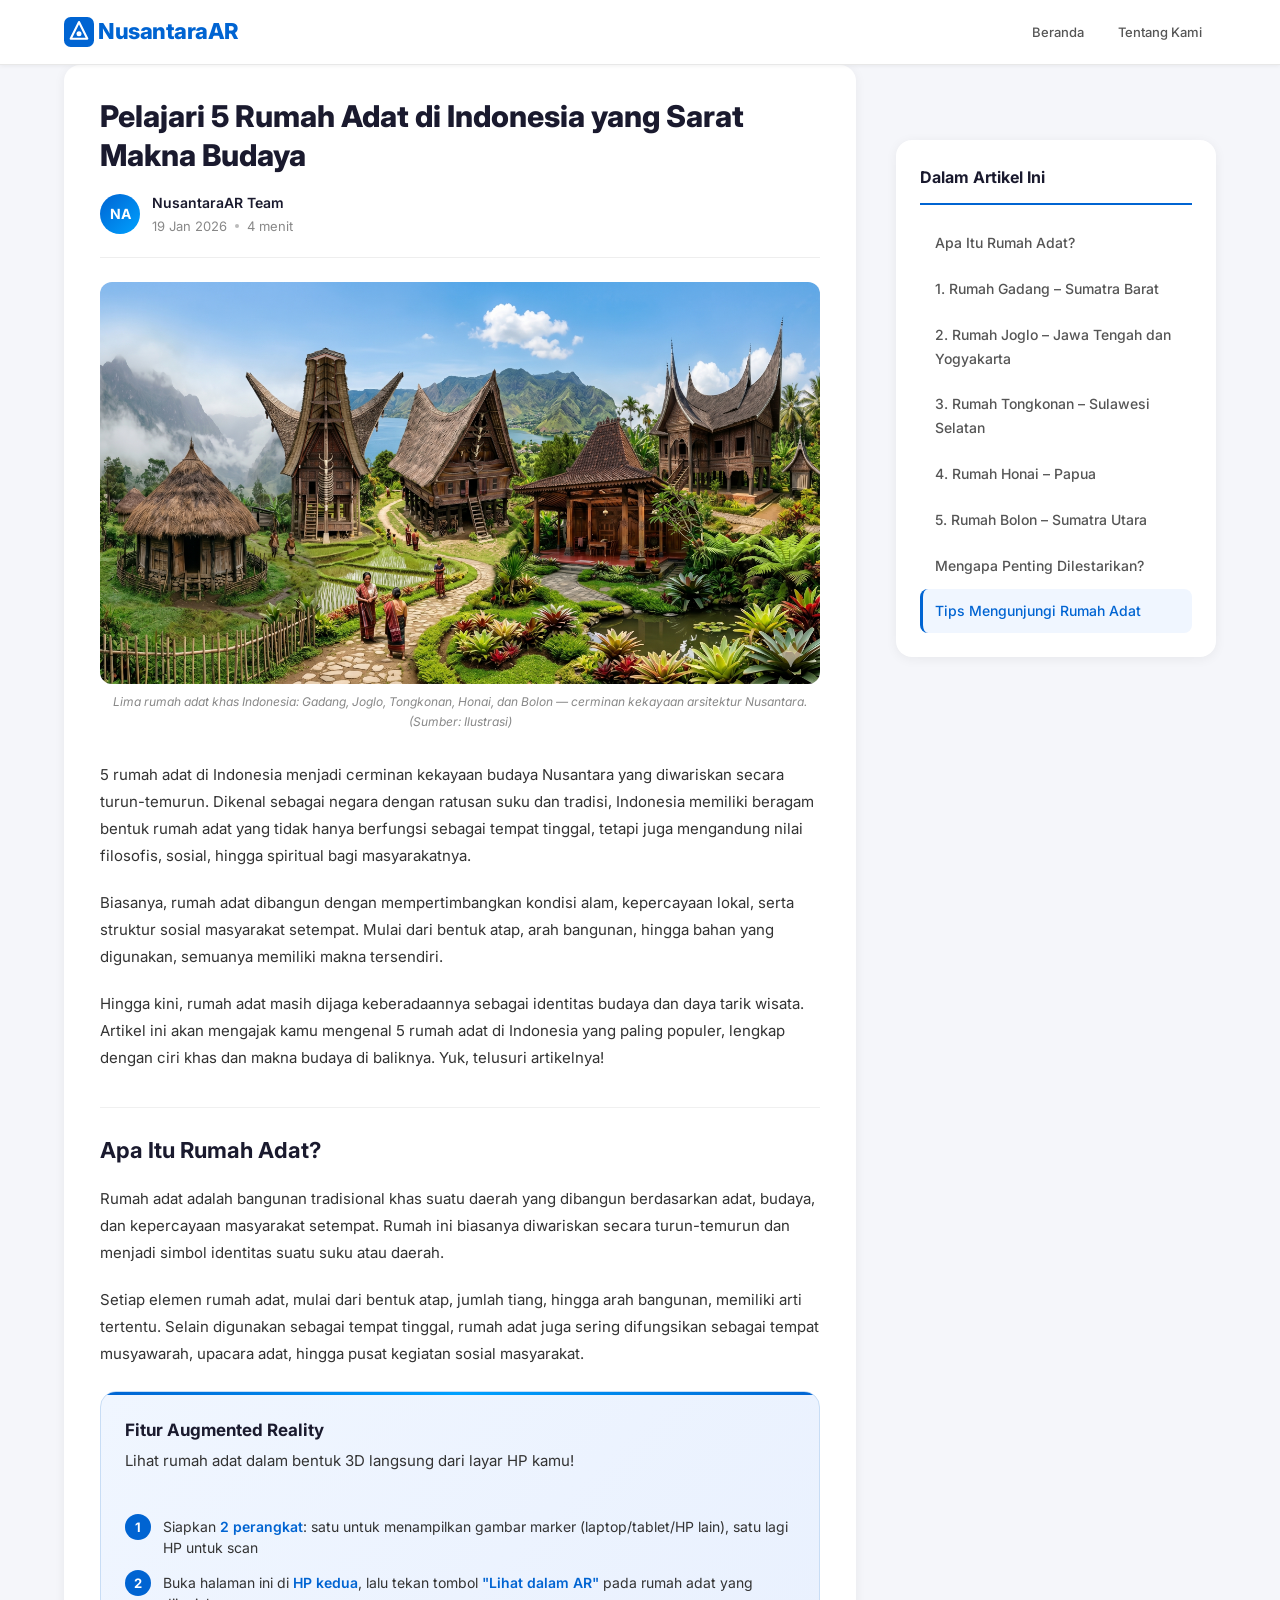
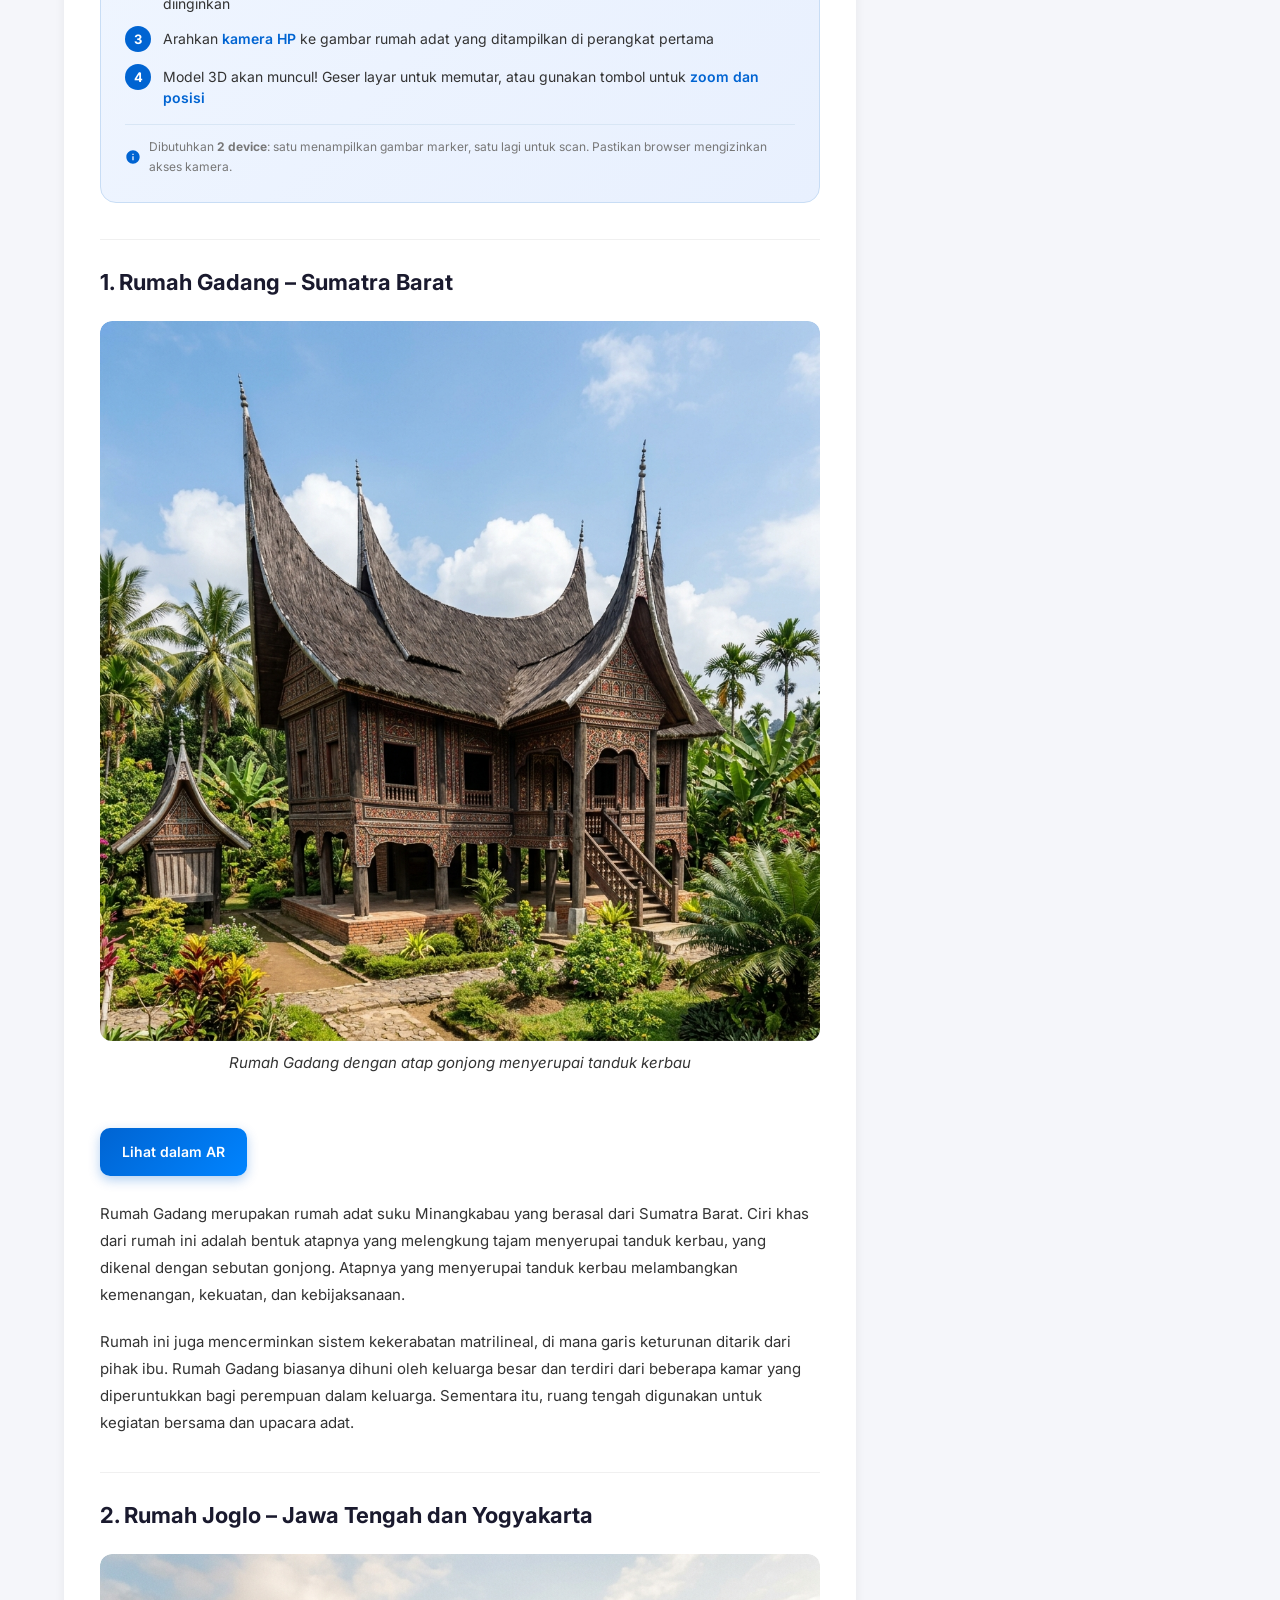
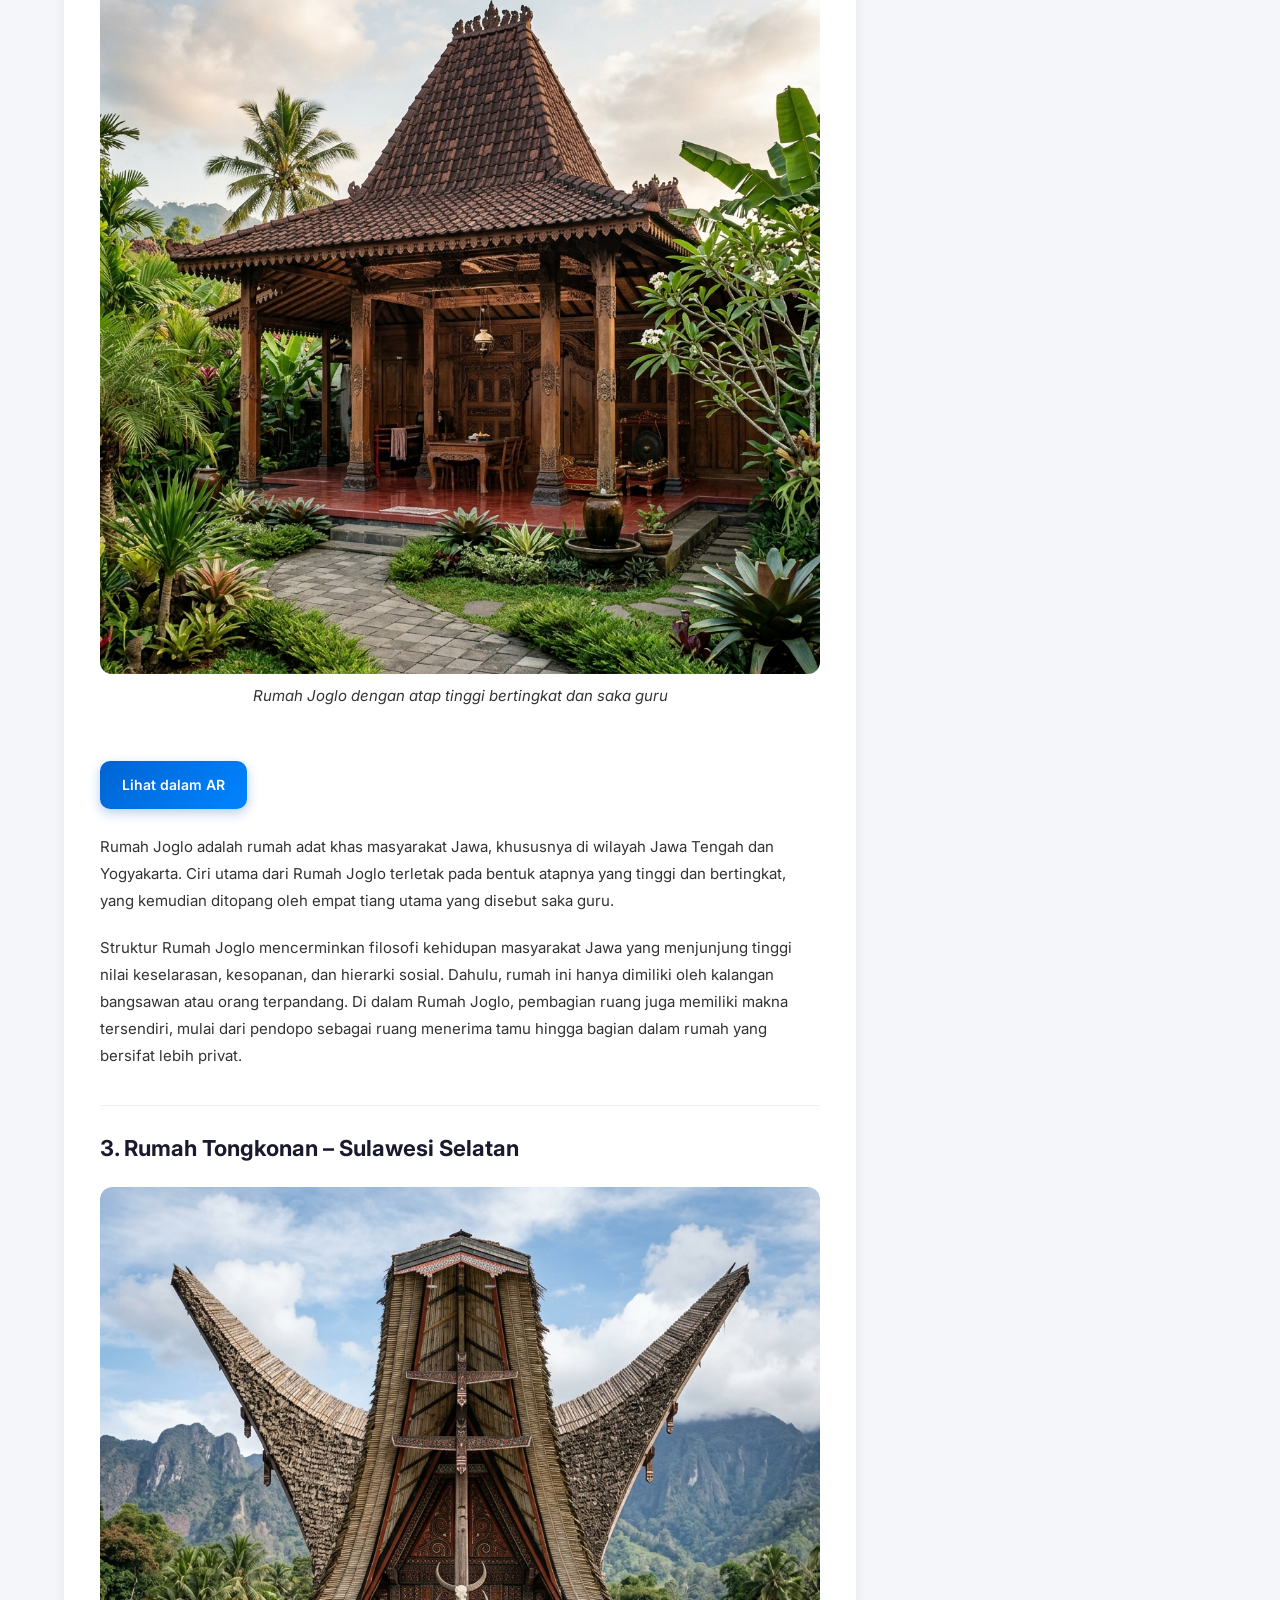
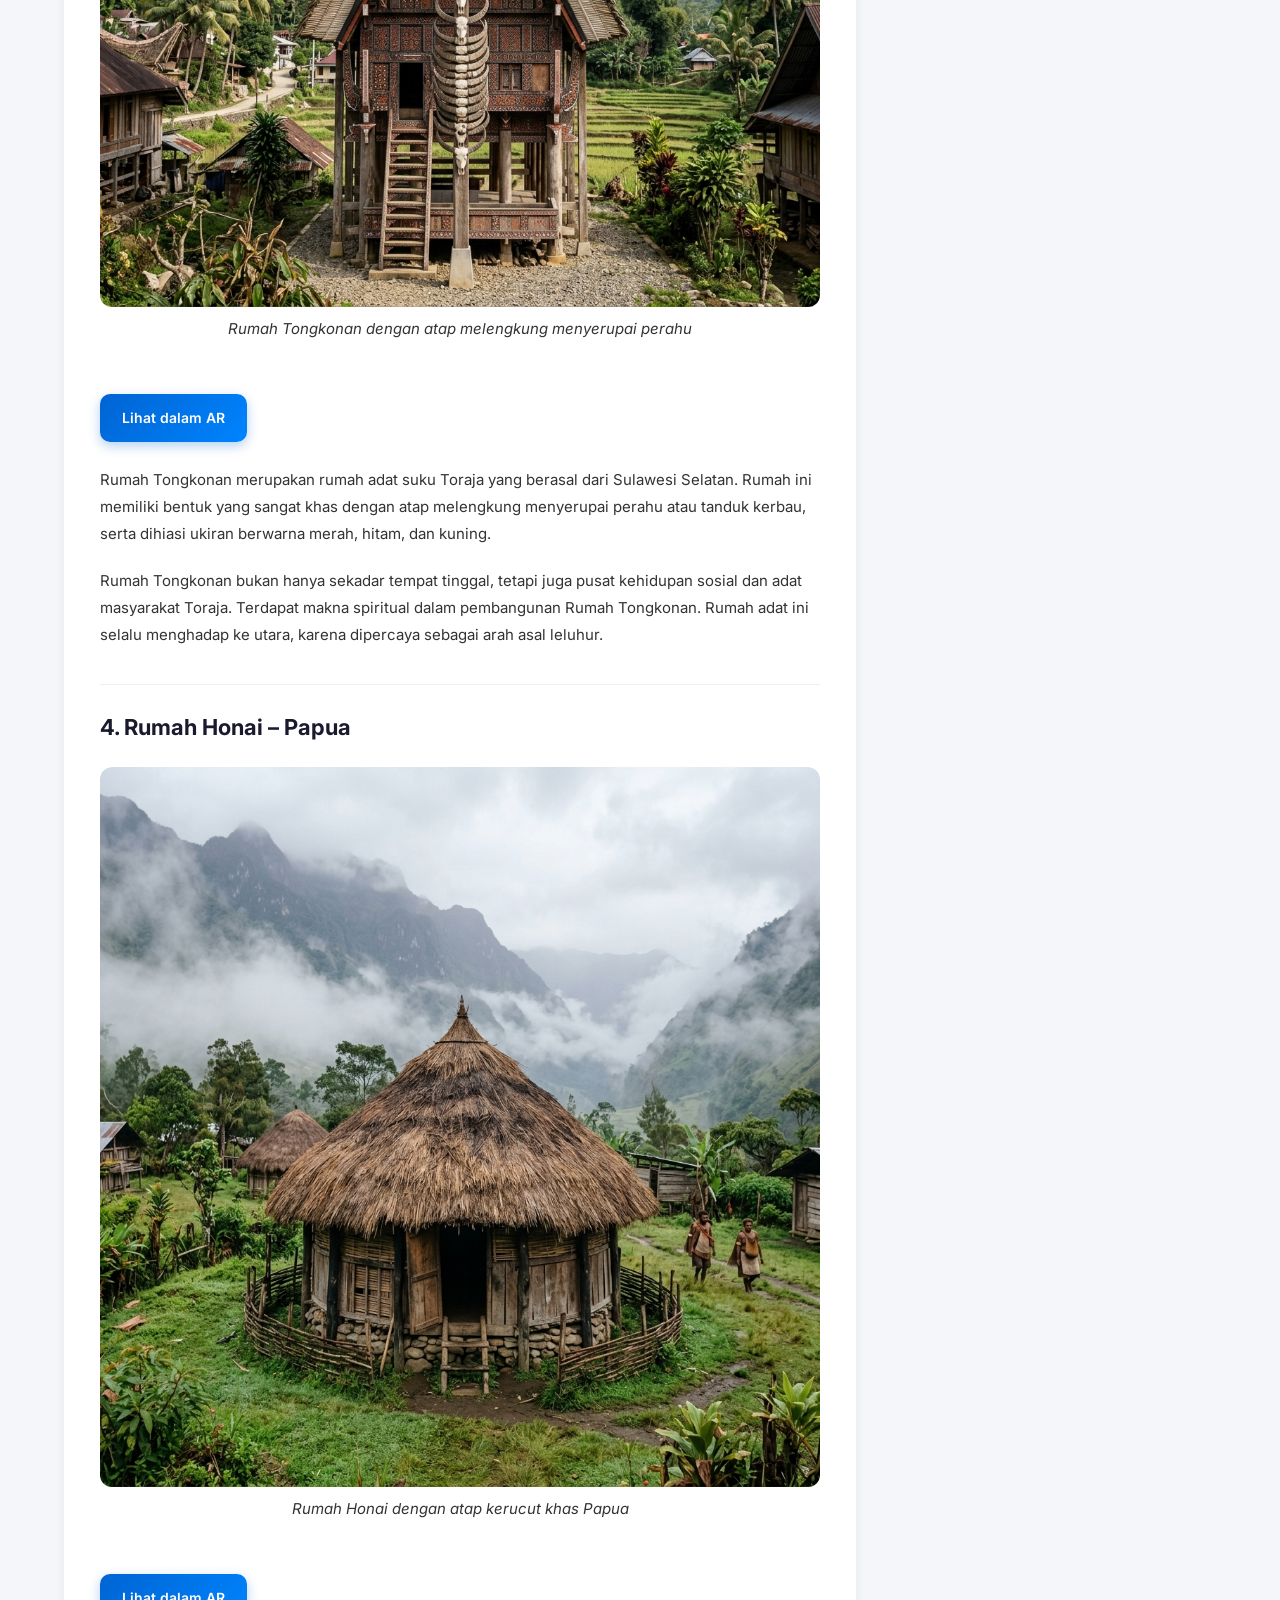
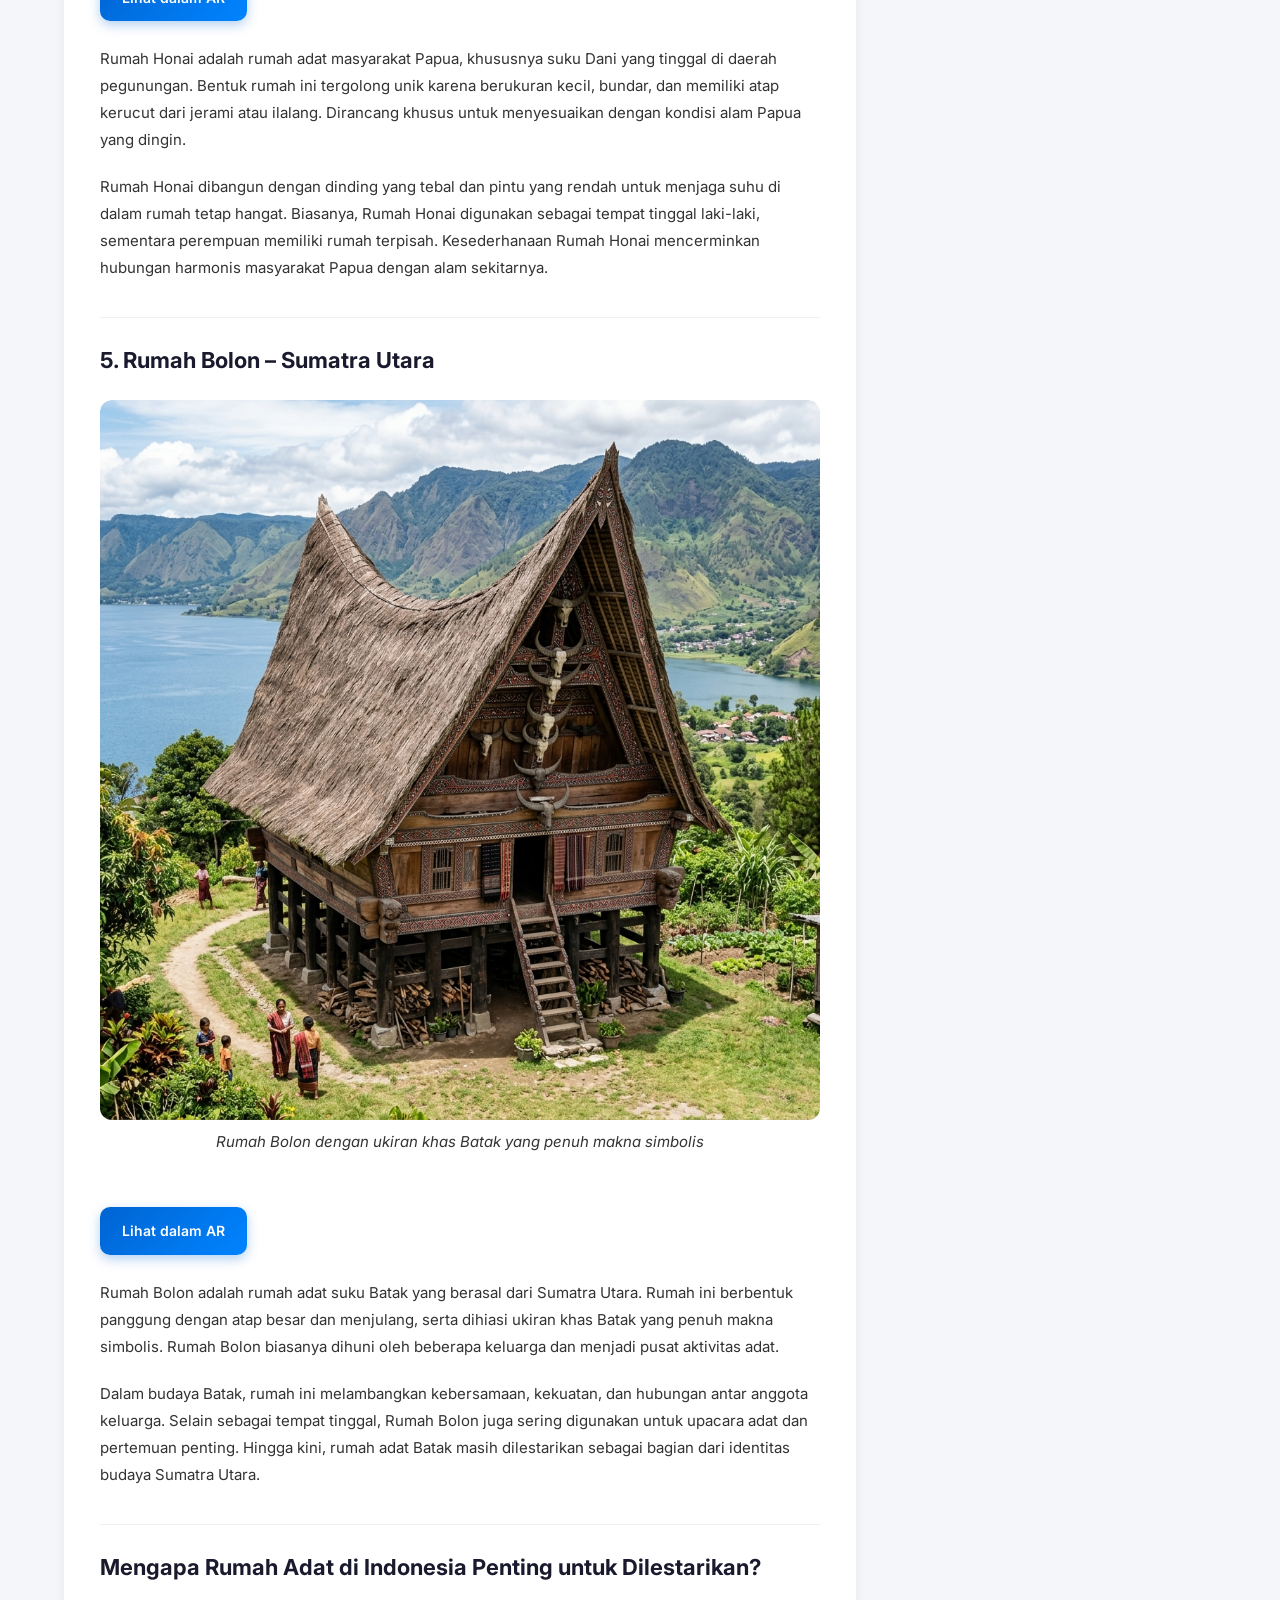
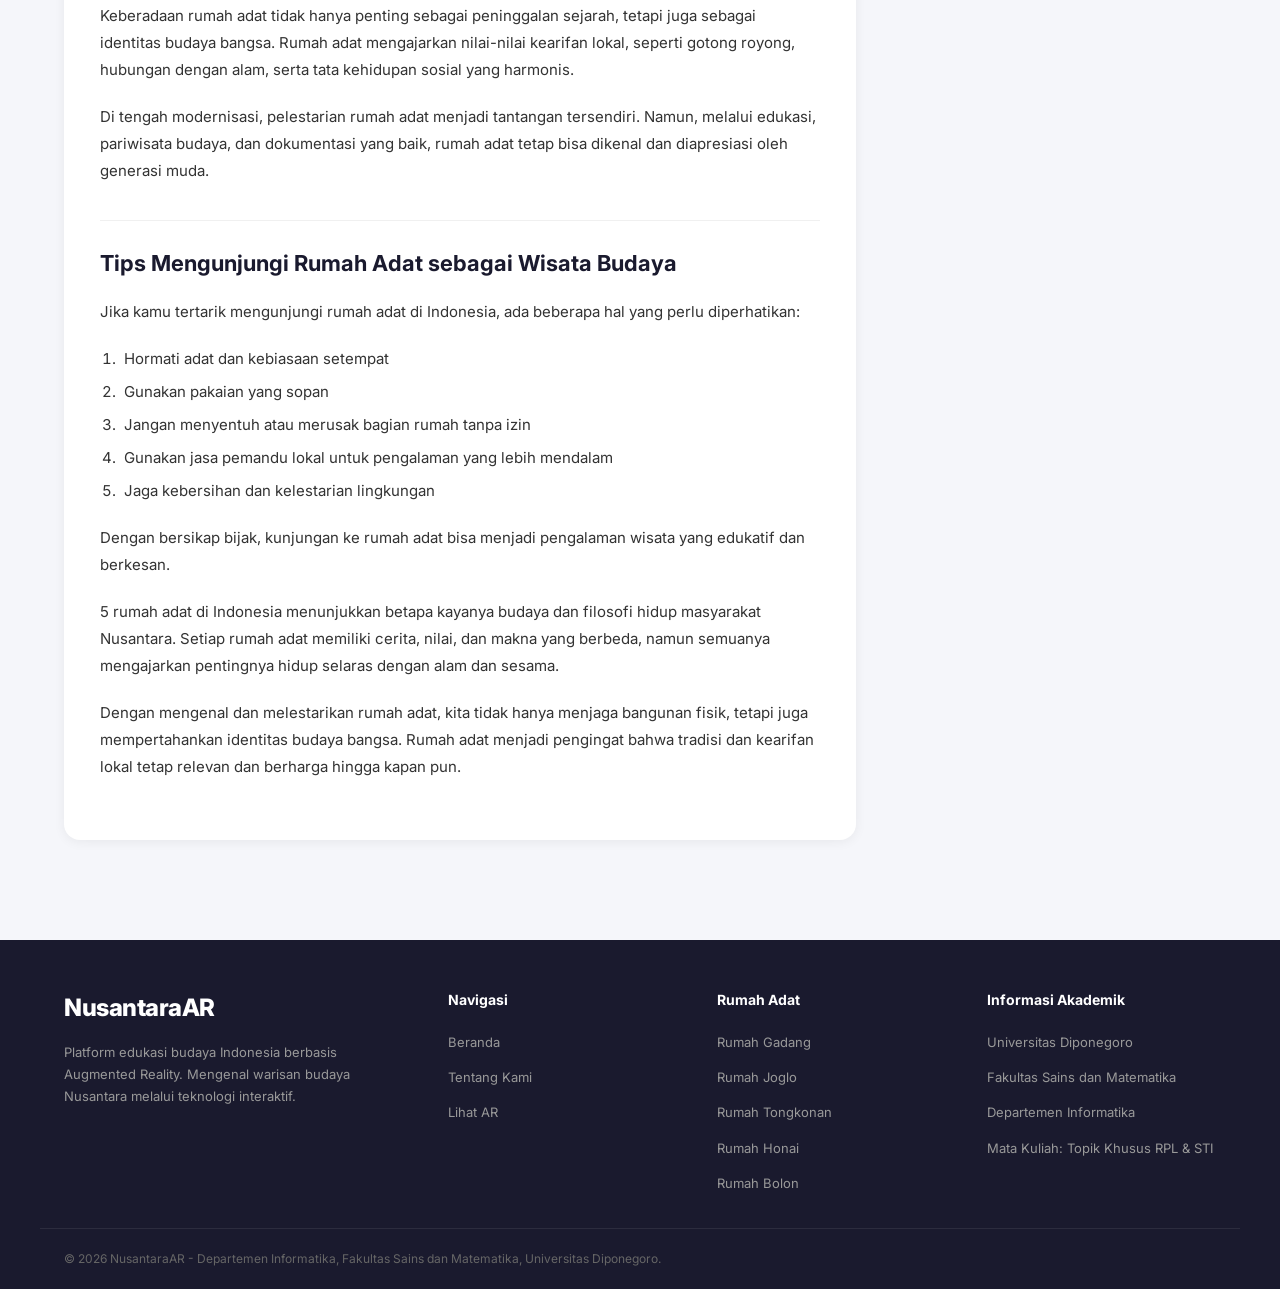
<file: index.html>
<!DOCTYPE html>
<html lang="id">

<head>
  <meta charset="UTF-8">
  <meta name="viewport" content="width=device-width, initial-scale=1.0">
  <meta name="description"
    content="Pelajari 5 rumah adat di Indonesia lengkap dengan ciri khas arsitektur, fungsi, dan nilai filosofisnya di sini.">
  <title>5 Rumah Adat di Indonesia Beserta Makna dan Ciri Khasnya | NusantaraAR</title>
  <link rel="stylesheet" href="styles.css">
  <link rel="icon"
    href="data:image/svg+xml,<svg xmlns='http://www.w3.org/2000/svg' viewBox='0 0 36 36'><rect width='36' height='36' rx='8' fill='%230064d2'/><path d='M8 26 L18 6 L28 26 Z' fill='none' stroke='white' stroke-width='2.5' stroke-linejoin='round'/><circle cx='18' cy='20' r='3' fill='white'/></svg>">
</head>

<body>

  <!-- ===== Top Header ===== -->
  <header class="top-header" id="top-header">
    <div class="top-header-inner">
      <a href="#" class="logo" id="logo">
        <svg viewBox="0 0 36 36" fill="none" xmlns="http://www.w3.org/2000/svg" height="28" width="28">
          <rect width="36" height="36" rx="8" fill="#0064d2" />
          <path d="M8 26 L18 6 L28 26 Z" fill="none" stroke="#fff" stroke-width="2.5" stroke-linejoin="round" />
          <circle cx="18" cy="20" r="3" fill="#fff" />
        </svg>
        <span class="logo-text">NusantaraAR</span>
      </a>
      <div class="header-right">
        <a href="#" class="header-link" id="link-beranda">Beranda</a>
        <a href="about.html" class="header-link" id="link-tentang">Tentang Kami</a>
      </div>
    </div>
  </header>

  <!-- ===== Main Content ===== -->
  <div class="main-container">

    <!-- Article -->
    <article class="article" id="article">

      <!-- Article Header -->
      <div class="article-header">
        <h1 class="article-title" id="article-title">Pelajari 5 Rumah Adat di Indonesia yang Sarat Makna Budaya</h1>
        <div class="article-meta">
          <div class="meta-left">
            <div class="author-avatar" id="author-avatar">NA</div>
            <div class="author-info">
              <span class="author-name">NusantaraAR Team</span>
              <div class="meta-details">
                <span>19 Jan 2026</span>
                <span class="dot"></span>
                <span>4 menit</span>
              </div>
            </div>
          </div>
        </div>
      </div>

      <!-- Hero Image -->
      <div class="hero-image" id="hero-image">
        <img src="images/hero.png" alt="Lima rumah adat Indonesia - Gadang, Joglo, Tongkonan, Honai, dan Bolon"
          loading="eager">
        <p class="image-caption">Lima rumah adat khas Indonesia: Gadang, Joglo, Tongkonan, Honai, dan Bolon — cerminan
          kekayaan arsitektur Nusantara. (Sumber: Ilustrasi)</p>
      </div>

      <!-- Article Body -->
      <div class="article-body" id="article-body">

        <p>
          5 rumah adat di Indonesia menjadi cerminan kekayaan budaya Nusantara yang diwariskan secara
          turun-temurun. Dikenal sebagai negara dengan ratusan suku dan tradisi, Indonesia memiliki beragam bentuk rumah
          adat yang tidak hanya berfungsi sebagai tempat tinggal, tetapi juga mengandung nilai filosofis, sosial, hingga
          spiritual bagi masyarakatnya.
        </p>
        <p>
          Biasanya, rumah adat dibangun dengan mempertimbangkan kondisi alam, kepercayaan lokal, serta struktur sosial
          masyarakat setempat. Mulai dari bentuk atap, arah bangunan, hingga bahan yang digunakan, semuanya memiliki
          makna tersendiri.
        </p>
        <p>
          Hingga kini, rumah adat masih dijaga keberadaannya sebagai identitas budaya dan daya tarik wisata. Artikel ini
          akan mengajak kamu mengenal 5 rumah adat di Indonesia yang paling populer, lengkap dengan ciri khas dan makna
          budaya di baliknya. Yuk, telusuri artikelnya!
        </p>

        <!-- Section: Apa Itu Rumah Adat -->
        <h2 id="section-apa-itu">Apa Itu Rumah Adat?</h2>
        <p>
          Rumah adat adalah bangunan tradisional khas suatu daerah yang dibangun berdasarkan adat, budaya, dan
          kepercayaan masyarakat setempat. Rumah ini biasanya diwariskan secara turun-temurun dan menjadi simbol
          identitas suatu suku atau daerah.
        </p>
        <p>
          Setiap elemen rumah adat, mulai dari bentuk atap, jumlah tiang, hingga arah bangunan, memiliki arti tertentu.
          Selain digunakan sebagai tempat tinggal, rumah adat juga sering difungsikan sebagai tempat musyawarah, upacara
          adat, hingga pusat kegiatan sosial masyarakat.
        </p>

        <!-- AR Guide Card -->
        <div class="ar-guide-card" id="ar-guide-card">
          <div class="ar-guide-header">
            <div>
              <div class="ar-guide-title">Fitur Augmented Reality</div>
              <p class="ar-guide-subtitle">Lihat rumah adat dalam bentuk 3D langsung dari layar HP kamu!</p>
            </div>
          </div>
          <div class="ar-guide-steps">
            <div class="ar-guide-step">
              <div class="ar-guide-step-num">1</div>
              <div class="ar-guide-step-text">Siapkan <strong>2 perangkat</strong>: satu untuk menampilkan gambar marker
                (laptop/tablet/HP lain), satu lagi HP untuk scan</div>
            </div>
            <div class="ar-guide-step">
              <div class="ar-guide-step-num">2</div>
              <div class="ar-guide-step-text">Buka halaman ini di <strong>HP kedua</strong>, lalu tekan tombol
                <strong>"Lihat dalam AR"</strong> pada rumah adat yang diinginkan</div>
            </div>
            <div class="ar-guide-step">
              <div class="ar-guide-step-num">3</div>
              <div class="ar-guide-step-text">Arahkan <strong>kamera HP</strong> ke gambar rumah adat yang ditampilkan
                di perangkat pertama</div>
            </div>
            <div class="ar-guide-step">
              <div class="ar-guide-step-num">4</div>
              <div class="ar-guide-step-text">Model 3D akan muncul! Geser layar untuk memutar, atau gunakan tombol untuk
                <strong>zoom dan posisi</strong></div>
            </div>
          </div>
          <div class="ar-guide-note">
            <svg width="16" height="16" viewBox="0 0 24 24" fill="currentColor">
              <path
                d="M12 2C6.48 2 2 6.48 2 12s4.48 10 10 10 10-4.48 10-10S17.52 2 12 2zm1 15h-2v-6h2v6zm0-8h-2V7h2v2z" />
            </svg>
            <span>Dibutuhkan <strong>2 device</strong>: satu menampilkan gambar marker, satu lagi untuk scan. Pastikan
              browser mengizinkan akses kamera.</span>
          </div>
        </div>

        <!-- Section 1: Rumah Gadang -->
        <h2 id="section-gadang">1. Rumah Gadang – Sumatra Barat</h2>
        <div class="section-image" id="img-gadang">
          <img src="images/rumah-gadang.png" alt="Rumah Gadang - Sumatra Barat" loading="lazy">
          <p class="image-caption">Rumah Gadang dengan atap gonjong menyerupai tanduk kerbau</p>
        </div>
        <div class="ar-button-wrapper">
          <a href="ar.html" class="btn-ar">Lihat dalam AR</a>
        </div>
        <p>
          Rumah Gadang merupakan rumah adat suku Minangkabau yang berasal dari Sumatra Barat. Ciri khas
          dari rumah ini adalah bentuk atapnya yang melengkung tajam menyerupai tanduk kerbau, yang dikenal dengan
          sebutan gonjong. Atapnya yang menyerupai tanduk kerbau melambangkan kemenangan, kekuatan, dan kebijaksanaan.
        </p>
        <p>
          Rumah ini juga mencerminkan sistem kekerabatan matrilineal, di mana garis keturunan ditarik dari pihak ibu.
          Rumah Gadang biasanya dihuni oleh keluarga besar dan terdiri dari beberapa kamar yang diperuntukkan bagi
          perempuan dalam keluarga. Sementara itu, ruang tengah digunakan untuk kegiatan bersama dan upacara adat.
        </p>

        <!-- Section 2: Rumah Joglo -->
        <h2 id="section-joglo">2. Rumah Joglo – Jawa Tengah dan Yogyakarta</h2>
        <div class="section-image" id="img-joglo">
          <img src="images/rumah-joglo.png" alt="Rumah Joglo - Jawa Tengah dan Yogyakarta" loading="lazy">
          <p class="image-caption">Rumah Joglo dengan atap tinggi bertingkat dan saka guru</p>
        </div>
        <div class="ar-button-wrapper">
          <a href="ar.html" class="btn-ar">Lihat dalam AR</a>
        </div>
        <p>
          Rumah Joglo adalah rumah adat khas masyarakat Jawa, khususnya di wilayah Jawa Tengah dan
          Yogyakarta. Ciri utama dari Rumah Joglo terletak pada bentuk atapnya yang tinggi dan
          bertingkat, yang kemudian ditopang oleh empat tiang utama yang disebut saka guru.
        </p>
        <p>
          Struktur Rumah Joglo mencerminkan filosofi kehidupan masyarakat Jawa yang menjunjung tinggi nilai keselarasan,
          kesopanan, dan hierarki sosial. Dahulu, rumah ini hanya dimiliki oleh kalangan bangsawan atau orang
          terpandang. Di dalam Rumah Joglo, pembagian ruang juga memiliki makna tersendiri, mulai dari pendopo sebagai
          ruang menerima tamu hingga bagian dalam rumah yang bersifat lebih privat.
        </p>

        <!-- Section 3: Rumah Tongkonan -->
        <h2 id="section-tongkonan">3. Rumah Tongkonan – Sulawesi Selatan</h2>
        <div class="section-image" id="img-tongkonan">
          <img src="images/rumah-tongkonan.png" alt="Rumah Tongkonan - Sulawesi Selatan" loading="lazy">
          <p class="image-caption">Rumah Tongkonan dengan atap melengkung menyerupai perahu</p>
        </div>
        <div class="ar-button-wrapper">
          <a href="ar.html" class="btn-ar">Lihat dalam AR</a>
        </div>
        <p>
          Rumah Tongkonan merupakan rumah adat suku Toraja yang berasal dari Sulawesi Selatan. Rumah ini
          memiliki bentuk yang sangat khas dengan atap melengkung menyerupai perahu atau tanduk kerbau, serta dihiasi
          ukiran berwarna merah, hitam, dan kuning.
        </p>
        <p>
          Rumah Tongkonan bukan hanya sekadar tempat tinggal, tetapi juga pusat kehidupan sosial dan adat masyarakat
          Toraja. Terdapat makna spiritual dalam pembangunan Rumah Tongkonan. Rumah adat ini selalu menghadap ke utara,
          karena dipercaya sebagai arah asal leluhur.
        </p>

        <!-- Section 4: Rumah Honai -->
        <h2 id="section-honai">4. Rumah Honai – Papua</h2>
        <div class="section-image" id="img-honai">
          <img src="images/rumah-honai.png" alt="Rumah Honai - Papua" loading="lazy">
          <p class="image-caption">Rumah Honai dengan atap kerucut khas Papua</p>
        </div>
        <div class="ar-button-wrapper">
          <a href="ar.html" class="btn-ar">Lihat dalam AR</a>
        </div>
        <p>
          Rumah Honai adalah rumah adat masyarakat Papua, khususnya suku Dani yang tinggal di daerah
          pegunungan. Bentuk rumah ini tergolong unik karena berukuran kecil, bundar, dan memiliki atap kerucut dari
          jerami atau ilalang. Dirancang khusus untuk menyesuaikan dengan kondisi alam Papua yang dingin.
        </p>
        <p>
          Rumah Honai dibangun dengan dinding yang tebal dan pintu yang rendah untuk menjaga suhu di dalam rumah tetap
          hangat. Biasanya, Rumah Honai digunakan sebagai tempat tinggal laki-laki, sementara perempuan memiliki rumah
          terpisah. Kesederhanaan Rumah Honai mencerminkan hubungan harmonis masyarakat Papua dengan alam sekitarnya.
        </p>

        <!-- Section 5: Rumah Bolon -->
        <h2 id="section-bolon">5. Rumah Bolon – Sumatra Utara</h2>
        <div class="section-image" id="img-bolon">
          <img src="images/rumah-bolon.png" alt="Rumah Bolon - Sumatra Utara" loading="lazy">
          <p class="image-caption">Rumah Bolon dengan ukiran khas Batak yang penuh makna simbolis</p>
        </div>
        <div class="ar-button-wrapper">
          <a href="ar.html" class="btn-ar">Lihat dalam AR</a>
        </div>
        <p>
          Rumah Bolon adalah rumah adat suku Batak yang berasal dari Sumatra Utara. Rumah ini berbentuk
          panggung dengan atap besar dan menjulang, serta dihiasi ukiran khas Batak yang penuh makna simbolis. Rumah
          Bolon biasanya dihuni oleh beberapa keluarga dan menjadi pusat aktivitas adat.
        </p>
        <p>
          Dalam budaya Batak, rumah ini melambangkan kebersamaan, kekuatan, dan hubungan antar anggota keluarga. Selain
          sebagai tempat tinggal, Rumah Bolon juga sering digunakan untuk upacara adat dan pertemuan penting. Hingga
          kini, rumah adat Batak masih dilestarikan sebagai bagian dari identitas budaya Sumatra Utara.
        </p>

        <!-- Section: Pelestarian -->
        <h2 id="section-pelestarian">Mengapa Rumah Adat di Indonesia Penting untuk Dilestarikan?</h2>
        <p>
          Keberadaan rumah adat tidak hanya penting sebagai peninggalan sejarah, tetapi juga sebagai identitas budaya
          bangsa. Rumah adat mengajarkan nilai-nilai kearifan lokal, seperti gotong royong, hubungan dengan alam, serta
          tata kehidupan sosial yang harmonis.
        </p>
        <p>
          Di tengah modernisasi, pelestarian rumah adat menjadi tantangan tersendiri. Namun, melalui edukasi, pariwisata
          budaya, dan dokumentasi yang baik, rumah adat tetap bisa dikenal dan diapresiasi oleh generasi muda.
        </p>

        <!-- Section: Tips -->
        <h2 id="section-tips">Tips Mengunjungi Rumah Adat sebagai Wisata Budaya</h2>
        <p>Jika kamu tertarik mengunjungi rumah adat di Indonesia, ada beberapa hal yang perlu diperhatikan:</p>
        <ol class="tips-list">
          <li>Hormati adat dan kebiasaan setempat</li>
          <li>Gunakan pakaian yang sopan</li>
          <li>Jangan menyentuh atau merusak bagian rumah tanpa izin</li>
          <li>Gunakan jasa pemandu lokal untuk pengalaman yang lebih mendalam</li>
          <li>Jaga kebersihan dan kelestarian lingkungan</li>
        </ol>
        <p>
          Dengan bersikap bijak, kunjungan ke rumah adat bisa menjadi pengalaman wisata yang edukatif dan berkesan.
        </p>
        <p>
          5 rumah adat di Indonesia menunjukkan betapa kayanya budaya dan filosofi hidup masyarakat Nusantara. Setiap
          rumah adat memiliki cerita, nilai, dan makna yang berbeda, namun semuanya mengajarkan pentingnya hidup selaras
          dengan alam dan sesama.
        </p>
        <p>
          Dengan mengenal dan melestarikan rumah adat, kita tidak hanya menjaga bangunan fisik, tetapi juga
          mempertahankan identitas budaya bangsa. Rumah adat menjadi pengingat bahwa tradisi dan kearifan lokal tetap
          relevan dan berharga hingga kapan pun.
        </p>

      </div>
    </article>

    <!-- Sidebar -->
    <aside class="sidebar" id="sidebar">
      <div class="toc-card">
        <h3 class="toc-title">Dalam Artikel Ini</h3>
        <nav class="toc-list" id="toc-list">
          <a href="#section-apa-itu">Apa Itu Rumah Adat?</a>
          <a href="#section-gadang">1. Rumah Gadang – Sumatra Barat</a>
          <a href="#section-joglo">2. Rumah Joglo – Jawa Tengah dan Yogyakarta</a>
          <a href="#section-tongkonan">3. Rumah Tongkonan – Sulawesi Selatan</a>
          <a href="#section-honai">4. Rumah Honai – Papua</a>
          <a href="#section-bolon">5. Rumah Bolon – Sumatra Utara</a>
          <a href="#section-pelestarian">Mengapa Penting Dilestarikan?</a>
          <a href="#section-tips">Tips Mengunjungi Rumah Adat</a>
        </nav>
      </div>
    </aside>

  </div>

  <!-- ===== Footer ===== -->
  <footer class="footer" id="footer">
    <div class="footer-top">
      <div class="footer-brand">
        <div class="logo-text">NusantaraAR</div>
        <p>Platform edukasi budaya Indonesia berbasis Augmented Reality. Mengenal warisan budaya Nusantara melalui
          teknologi interaktif.</p>
      </div>
      <div class="footer-col">
        <h4>Navigasi</h4>
        <ul>
          <li><a href="#">Beranda</a></li>
          <li><a href="about.html">Tentang Kami</a></li>
          <li><a href="ar.html">Lihat AR</a></li>
        </ul>
      </div>
      <div class="footer-col">
        <h4>Rumah Adat</h4>
        <ul>
          <li><a href="#section-gadang">Rumah Gadang</a></li>
          <li><a href="#section-joglo">Rumah Joglo</a></li>
          <li><a href="#section-tongkonan">Rumah Tongkonan</a></li>
          <li><a href="#section-honai">Rumah Honai</a></li>
          <li><a href="#section-bolon">Rumah Bolon</a></li>
        </ul>
      </div>
      <div class="footer-col">
        <h4>Informasi Akademik</h4>
        <ul>
          <li><span>Universitas Diponegoro</span></li>
          <li><span>Fakultas Sains dan Matematika</span></li>
          <li><span>Departemen Informatika</span></li>
          <li><span>Mata Kuliah: Topik Khusus RPL &amp; STI</span></li>
        </ul>
      </div>
    </div>
    <div class="footer-bottom">
      <p>&copy; 2026 NusantaraAR - Departemen Informatika, Fakultas Sains dan Matematika, Universitas Diponegoro.</p>
    </div>
  </footer>

  <style>
    /* AR Button */
    .btn-ar,
    .article-body .btn-ar,
    .article-body a.btn-ar {
      display: inline-flex;
      align-items: center;
      gap: 8px;
      margin-top: 12px;
      background: linear-gradient(135deg, #0064d2, #0084ff);
      color: #ffffff !important;
      padding: 12px 22px;
      border-radius: 10px;
      font-weight: 600;
      font-size: 14px;
      transition: all 0.3s ease;
      box-shadow: 0 4px 12px rgba(0, 100, 210, 0.3);
      text-decoration: none !important;
    }

    .btn-ar:hover,
    .article-body .btn-ar:hover,
    .article-body a.btn-ar:hover {
      background: linear-gradient(135deg, #004fa3, #0064d2);
      color: #ffffff !important;
      text-decoration: none !important;
      box-shadow: 0 6px 20px rgba(0, 100, 210, 0.4);
      transform: translateY(-2px);
    }

    .ar-button-wrapper {
      margin-bottom: 24px;
    }

    /* AR Guide Card */
    .ar-guide-card {
      background: linear-gradient(135deg, #f0f6ff 0%, #e8f0fe 100%);
      border: 1px solid #c8ddf5;
      border-radius: 16px;
      padding: 24px;
      margin: 24px 0 32px;
      position: relative;
      overflow: hidden;
    }

    .ar-guide-card::before {
      content: '';
      position: absolute;
      top: 0;
      left: 0;
      right: 0;
      height: 3px;
      background: linear-gradient(90deg, #0064d2, #00a1ff, #0064d2);
    }

    .ar-guide-header {
      display: flex;
      align-items: flex-start;
      gap: 14px;
      margin-bottom: 20px;
    }

    .ar-guide-icon {
      width: 44px;
      height: 44px;
      border-radius: 12px;
      background: linear-gradient(135deg, #0064d2, #00a1ff);
      display: flex;
      align-items: center;
      justify-content: center;
      color: #fff;
      flex-shrink: 0;
    }

    .ar-guide-title {
      font-size: 17px;
      font-weight: 700;
      color: #1a1a2e;
      margin-bottom: 2px;
    }

    .ar-guide-subtitle {
      font-size: 13px;
      color: #555;
      line-height: 1.4;
      margin: 0;
    }

    .ar-guide-steps {
      display: flex;
      flex-direction: column;
      gap: 12px;
      margin-bottom: 16px;
    }

    .ar-guide-step {
      display: flex;
      align-items: flex-start;
      gap: 12px;
    }

    .ar-guide-step-num {
      width: 26px;
      height: 26px;
      border-radius: 50%;
      background: #0064d2;
      color: #fff;
      display: flex;
      align-items: center;
      justify-content: center;
      font-size: 13px;
      font-weight: 700;
      flex-shrink: 0;
    }

    .ar-guide-step-text {
      font-size: 14px;
      color: #333;
      line-height: 1.5;
      padding-top: 2px;
    }

    .ar-guide-step-text strong {
      color: #0064d2;
      font-weight: 600;
    }

    .ar-guide-note {
      display: flex;
      align-items: center;
      gap: 8px;
      font-size: 12px;
      color: #777;
      padding-top: 4px;
      border-top: 1px solid #d8e6f5;
      padding-top: 12px;
    }

    .ar-guide-note svg {
      color: #0064d2;
      flex-shrink: 0;
    }
  </style>

  <!-- ===== Scroll Spy Script ===== -->
  <script>
    // Table of Contents - Active link on scroll
    document.addEventListener('DOMContentLoaded', () => {
      const tocLinks = document.querySelectorAll('#toc-list a');
      const sections = [];

      tocLinks.forEach(link => {
        const id = link.getAttribute('href').substring(1);
        const section = document.getElementById(id);
        if (section) sections.push({ link, section });
      });

      const observerOptions = {
        rootMargin: '-100px 0px -60% 0px',
        threshold: 0
      };

      const observer = new IntersectionObserver((entries) => {
        entries.forEach(entry => {
          if (entry.isIntersecting) {
            tocLinks.forEach(l => l.classList.remove('active'));
            const activeLink = document.querySelector(`#toc-list a[href="#${entry.target.id}"]`);
            if (activeLink) activeLink.classList.add('active');
          }
        });
      }, observerOptions);

      sections.forEach(({ section }) => observer.observe(section));

      // Smooth scroll for TOC links
      tocLinks.forEach(link => {
        link.addEventListener('click', (e) => {
          e.preventDefault();
          const id = link.getAttribute('href').substring(1);
          const target = document.getElementById(id);
          if (target) {
            target.scrollIntoView({ behavior: 'smooth', block: 'start' });
          }
        });
      });
    });
  </script>
</body>

</html>
</file>
<file: styles.css>
/* ===== Reset & Base ===== */
@import url('https://fonts.googleapis.com/css2?family=Inter:wght@400;500;600;700;800&display=swap');

*,
*::before,
*::after {
  margin: 0;
  padding: 0;
  box-sizing: border-box;
}

html {
  scroll-behavior: smooth;
}

body {
  font-family: 'Inter', -apple-system, BlinkMacSystemFont, 'Segoe UI', Roboto, sans-serif;
  color: #1a1a2e;
  background: #f5f6fa;
  line-height: 1.7;
  -webkit-font-smoothing: antialiased;
}

a {
  text-decoration: none;
  color: inherit;
}

ul, ol {
  list-style: none;
}

img {
  max-width: 100%;
  display: block;
}

/* ===== Top Header Bar ===== */
.top-header {
  background: #fff;
  border-bottom: 1px solid #e8e8e8;
  position: sticky;
  top: 0;
  z-index: 1000;
  box-shadow: 0 1px 4px rgba(0, 0, 0, 0.06);
}

.top-header-inner {
  max-width: 1200px;
  margin: 0 auto;
  padding: 0 24px;
  display: flex;
  align-items: center;
  justify-content: space-between;
  height: 64px;
}

.logo {
  display: flex;
  align-items: center;
  gap: 4px;
}

.logo svg {
  height: 30px;
  width: auto;
}

.logo-text {
  font-size: 22px;
  font-weight: 800;
  color: #0064d2;
  letter-spacing: -0.5px;
}

.header-right {
  display: flex;
  align-items: center;
  gap: 6px;
}

.header-link {
  font-size: 13px;
  font-weight: 500;
  color: #555;
  padding: 8px 14px;
  border-radius: 8px;
  transition: all 0.2s ease;
}

.header-link:hover {
  background: #f0f6ff;
  color: #0064d2;
}

.header-divider {
  width: 1px;
  height: 20px;
  background: #ddd;
  margin: 0 4px;
}

.btn-login {
  font-size: 13px;
  font-weight: 600;
  color: #0064d2;
  padding: 8px 20px;
  border: 2px solid #0064d2;
  border-radius: 8px;
  transition: all 0.2s ease;
  cursor: pointer;
  background: transparent;
}

.btn-login:hover {
  background: #0064d2;
  color: #fff;
}

/* ===== Service Navigation ===== */
.service-nav {
  background: #fff;
  border-bottom: 1px solid #e8e8e8;
  overflow-x: auto;
}

.service-nav::-webkit-scrollbar {
  display: none;
}

.service-nav-inner {
  max-width: 1200px;
  margin: 0 auto;
  padding: 0 24px;
  display: flex;
  align-items: center;
  gap: 4px;
  height: 56px;
}

.service-item {
  display: flex;
  align-items: center;
  gap: 6px;
  padding: 8px 14px;
  border-radius: 8px;
  font-size: 13px;
  font-weight: 500;
  color: #555;
  white-space: nowrap;
  transition: all 0.2s ease;
  cursor: pointer;
}

.service-item:hover {
  background: #f0f6ff;
  color: #0064d2;
}

.service-item svg,
.service-item .service-icon {
  width: 20px;
  height: 20px;
  flex-shrink: 0;
}

.service-icon {
  font-size: 16px;
}

/* ===== Breadcrumbs ===== */
.breadcrumbs {
  max-width: 1200px;
  margin: 0 auto;
  padding: 16px 24px;
}

.breadcrumbs-list {
  display: flex;
  align-items: center;
  gap: 8px;
  font-size: 13px;
  color: #888;
}

.breadcrumbs-list a {
  color: #0064d2;
  font-weight: 500;
  transition: color 0.2s;
}

.breadcrumbs-list a:hover {
  color: #004fa3;
  text-decoration: underline;
}

.breadcrumbs-list .sep {
  color: #bbb;
}

/* ===== Main Content Layout ===== */
.main-container {
  max-width: 1200px;
  margin: 0 auto;
  padding: 0 24px 40px;
  display: grid;
  grid-template-columns: 1fr 320px;
  gap: 40px;
  align-items: start;
}

/* ===== Article ===== */
.article {
  background: #fff;
  border-radius: 16px;
  overflow: hidden;
  box-shadow: 0 2px 12px rgba(0, 0, 0, 0.06);
}

.article-header {
  padding: 32px 36px 0;
}

.article-title {
  font-size: 30px;
  font-weight: 800;
  line-height: 1.3;
  color: #1a1a2e;
  margin-bottom: 16px;
}

.article-meta {
  display: flex;
  align-items: center;
  justify-content: space-between;
  padding-bottom: 20px;
  border-bottom: 1px solid #eee;
  margin-bottom: 24px;
}

.meta-left {
  display: flex;
  align-items: center;
  gap: 12px;
}

.author-avatar {
  width: 40px;
  height: 40px;
  border-radius: 50%;
  background: linear-gradient(135deg, #0064d2, #00a1ff);
  display: flex;
  align-items: center;
  justify-content: center;
  color: #fff;
  font-weight: 700;
  font-size: 14px;
}

.author-info {
  display: flex;
  flex-direction: column;
}

.author-name {
  font-size: 14px;
  font-weight: 600;
  color: #1a1a2e;
}

.meta-details {
  font-size: 13px;
  color: #888;
  display: flex;
  align-items: center;
  gap: 8px;
}

.meta-details .dot {
  width: 4px;
  height: 4px;
  border-radius: 50%;
  background: #bbb;
}

.share-buttons {
  display: flex;
  gap: 8px;
}

.share-btn {
  width: 36px;
  height: 36px;
  border-radius: 50%;
  border: 1px solid #ddd;
  display: flex;
  align-items: center;
  justify-content: center;
  cursor: pointer;
  transition: all 0.2s;
  background: #fff;
  color: #555;
}

.share-btn:hover {
  border-color: #0064d2;
  color: #0064d2;
  background: #f0f6ff;
}

/* Hero Image */
.hero-image {
  padding: 0 36px;
  margin-bottom: 28px;
}

.hero-image img {
  width: 100%;
  border-radius: 12px;
  display: block;
}

.image-caption {
  font-size: 12px;
  color: #888;
  text-align: center;
  margin-top: 8px;
  font-style: italic;
}

/* Article Body */
.article-body {
  padding: 0 36px 40px;
}

.article-body p {
  font-size: 15px;
  line-height: 1.8;
  color: #333;
  margin-bottom: 20px;
}

.article-body a {
  color: #0064d2;
  font-weight: 500;
  transition: color 0.2s;
}

.article-body a:hover {
  color: #004fa3;
  text-decoration: underline;
}

.article-body h2 {
  font-size: 22px;
  font-weight: 700;
  color: #1a1a2e;
  margin-top: 36px;
  margin-bottom: 16px;
  padding-top: 24px;
  border-top: 1px solid #f0f0f0;
}

.article-body h2:first-child {
  margin-top: 0;
  border-top: none;
  padding-top: 0;
}

.section-image {
  margin: 20px 0;
  border-radius: 12px;
  overflow: hidden;
  position: relative;
}

.section-image img {
  width: 100%;
  display: block;
  border-radius: 12px;
  transition: transform 0.3s ease;
}

.section-image:hover img {
  transform: scale(1.01);
}

.section-image .image-caption {
  margin-top: 8px;
}

.read-also {
  background: #f0f6ff;
  border-left: 4px solid #0064d2;
  padding: 14px 18px;
  border-radius: 0 8px 8px 0;
  margin: 20px 0;
  font-size: 14px;
}

.read-also span {
  font-weight: 600;
  color: #1a1a2e;
}

.read-also a {
  color: #0064d2;
  font-weight: 500;
}

/* Tips List */
.tips-list {
  padding-left: 20px;
  margin: 16px 0 20px;
  list-style: decimal;
}

.tips-list li {
  font-size: 15px;
  color: #333;
  line-height: 1.8;
  margin-bottom: 6px;
  padding-left: 4px;
}

/* ===== Sidebar ===== */
.sidebar {
  position: sticky;
  top: 140px;
}

.toc-card {
  background: #fff;
  border-radius: 16px;
  padding: 24px;
  box-shadow: 0 2px 12px rgba(0, 0, 0, 0.06);
}

.toc-title {
  font-size: 16px;
  font-weight: 700;
  color: #1a1a2e;
  margin-bottom: 16px;
  padding-bottom: 12px;
  border-bottom: 2px solid #0064d2;
}

.toc-list {
  display: flex;
  flex-direction: column;
  gap: 2px;
}

.toc-list a {
  display: block;
  padding: 10px 12px;
  font-size: 14px;
  color: #555;
  border-radius: 8px;
  transition: all 0.2s ease;
  font-weight: 500;
  border-left: 3px solid transparent;
}

.toc-list a:hover,
.toc-list a.active {
  background: #f0f6ff;
  color: #0064d2;
  border-left-color: #0064d2;
}

/* ===== Footer ===== */
.footer {
  background: #1a1a2e;
  color: #ccc;
  margin-top: 60px;
}

.footer-top {
  max-width: 1200px;
  margin: 0 auto;
  padding: 48px 24px 32px;
  display: grid;
  grid-template-columns: 1.5fr 1fr 1fr 1fr;
  gap: 40px;
}

.footer-brand .logo-text {
  color: #fff;
  font-size: 24px;
  margin-bottom: 12px;
}

.footer-brand p {
  font-size: 13px;
  line-height: 1.7;
  color: #999;
}

.footer-social {
  display: flex;
  gap: 10px;
  margin-top: 16px;
}

.social-icon {
  width: 36px;
  height: 36px;
  border-radius: 50%;
  background: rgba(255, 255, 255, 0.08);
  display: flex;
  align-items: center;
  justify-content: center;
  color: #ccc;
  font-size: 14px;
  transition: all 0.2s;
  cursor: pointer;
}

.social-icon:hover {
  background: #0064d2;
  color: #fff;
}

.footer-col h4 {
  font-size: 14px;
  font-weight: 700;
  color: #fff;
  margin-bottom: 16px;
}

.footer-col ul {
  display: flex;
  flex-direction: column;
  gap: 8px;
}

.footer-col ul li a,
.footer-col ul li span {
  font-size: 13px;
  color: #999;
  transition: color 0.2s;
}

.footer-col ul li a:hover {
  color: #0064d2;
}

.footer-bottom {
  border-top: 1px solid rgba(255, 255, 255, 0.08);
  max-width: 1200px;
  margin: 0 auto;
  padding: 20px 24px;
  display: flex;
  align-items: center;
  justify-content: space-between;
}

.footer-bottom p {
  font-size: 12px;
  color: #666;
}

.footer-bottom-links {
  display: flex;
  gap: 20px;
}

.footer-bottom-links a {
  font-size: 12px;
  color: #666;
  transition: color 0.2s;
}

.footer-bottom-links a:hover {
  color: #0064d2;
}

/* ===== Responsive ===== */
@media (max-width: 1024px) {
  .main-container {
    grid-template-columns: 1fr;
  }

  .sidebar {
    position: static;
    order: -1;
  }

  .toc-card {
    margin-bottom: 0;
  }
}

@media (max-width: 768px) {
  .top-header-inner {
    height: 56px;
    padding: 0 16px;
  }

  .header-right {
    gap: 2px;
  }

  .header-link {
    font-size: 12px;
    padding: 6px 8px;
  }

  .header-link.hide-mobile {
    display: none;
  }

  .service-nav-inner {
    padding: 0 16px;
  }

  .breadcrumbs {
    padding: 12px 16px;
  }

  .main-container {
    padding: 0 16px 32px;
    gap: 24px;
  }

  .article-header {
    padding: 24px 20px 0;
  }

  .article-title {
    font-size: 22px;
  }

  .article-meta {
    flex-direction: column;
    align-items: flex-start;
    gap: 12px;
  }

  .hero-image {
    padding: 0 20px;
  }

  .article-body {
    padding: 0 20px 32px;
  }

  .article-body h2 {
    font-size: 19px;
  }

  .footer-top {
    grid-template-columns: 1fr 1fr;
    gap: 32px;
    padding: 32px 16px 24px;
  }

  .footer-bottom {
    flex-direction: column;
    gap: 12px;
    text-align: center;
    padding: 16px;
  }
}

@media (max-width: 480px) {
  .logo-text {
    font-size: 18px;
  }

  .footer-top {
    grid-template-columns: 1fr;
    gap: 24px;
  }

  .article-title {
    font-size: 20px;
  }
}

/* ===== AR Button ===== */
.btn-ar,
.article-body .btn-ar,
.article-body a.btn-ar {
  display: inline-flex;
  align-items: center;
  gap: 8px;
  margin-top: 12px;
  background: linear-gradient(135deg, #0064d2, #0084ff);
  color: #ffffff !important;
  padding: 12px 22px;
  border-radius: 10px;
  font-weight: 600;
  font-size: 14px;
  transition: all 0.3s ease;
  box-shadow: 0 4px 12px rgba(0, 100, 210, 0.3);
  text-decoration: none !important;
}

.btn-ar:hover,
.article-body .btn-ar:hover,
.article-body a.btn-ar:hover {
  background: linear-gradient(135deg, #004fa3, #0064d2);
  color: #ffffff !important;
  text-decoration: none !important;
  box-shadow: 0 6px 20px rgba(0, 100, 210, 0.4);
  transform: translateY(-2px);
}

.ar-button-wrapper {
  margin-bottom: 24px;
}
</file>
